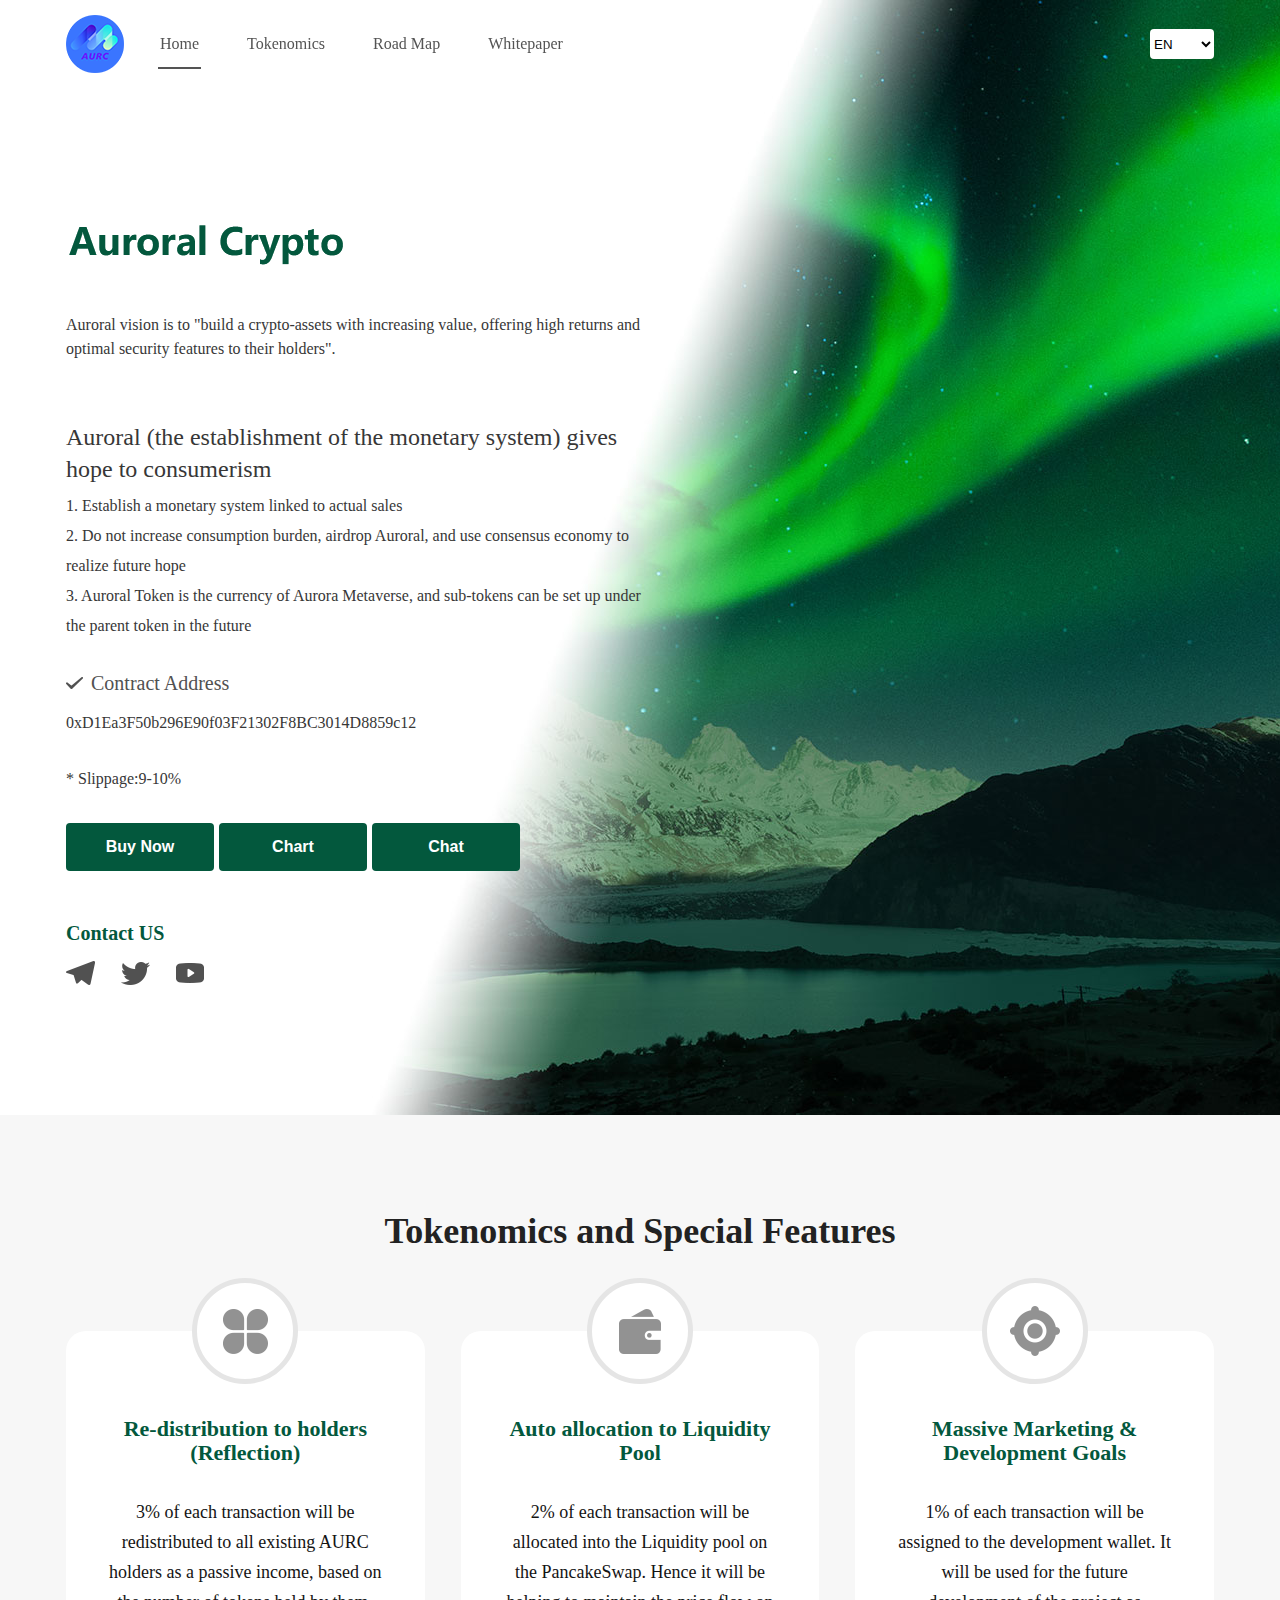
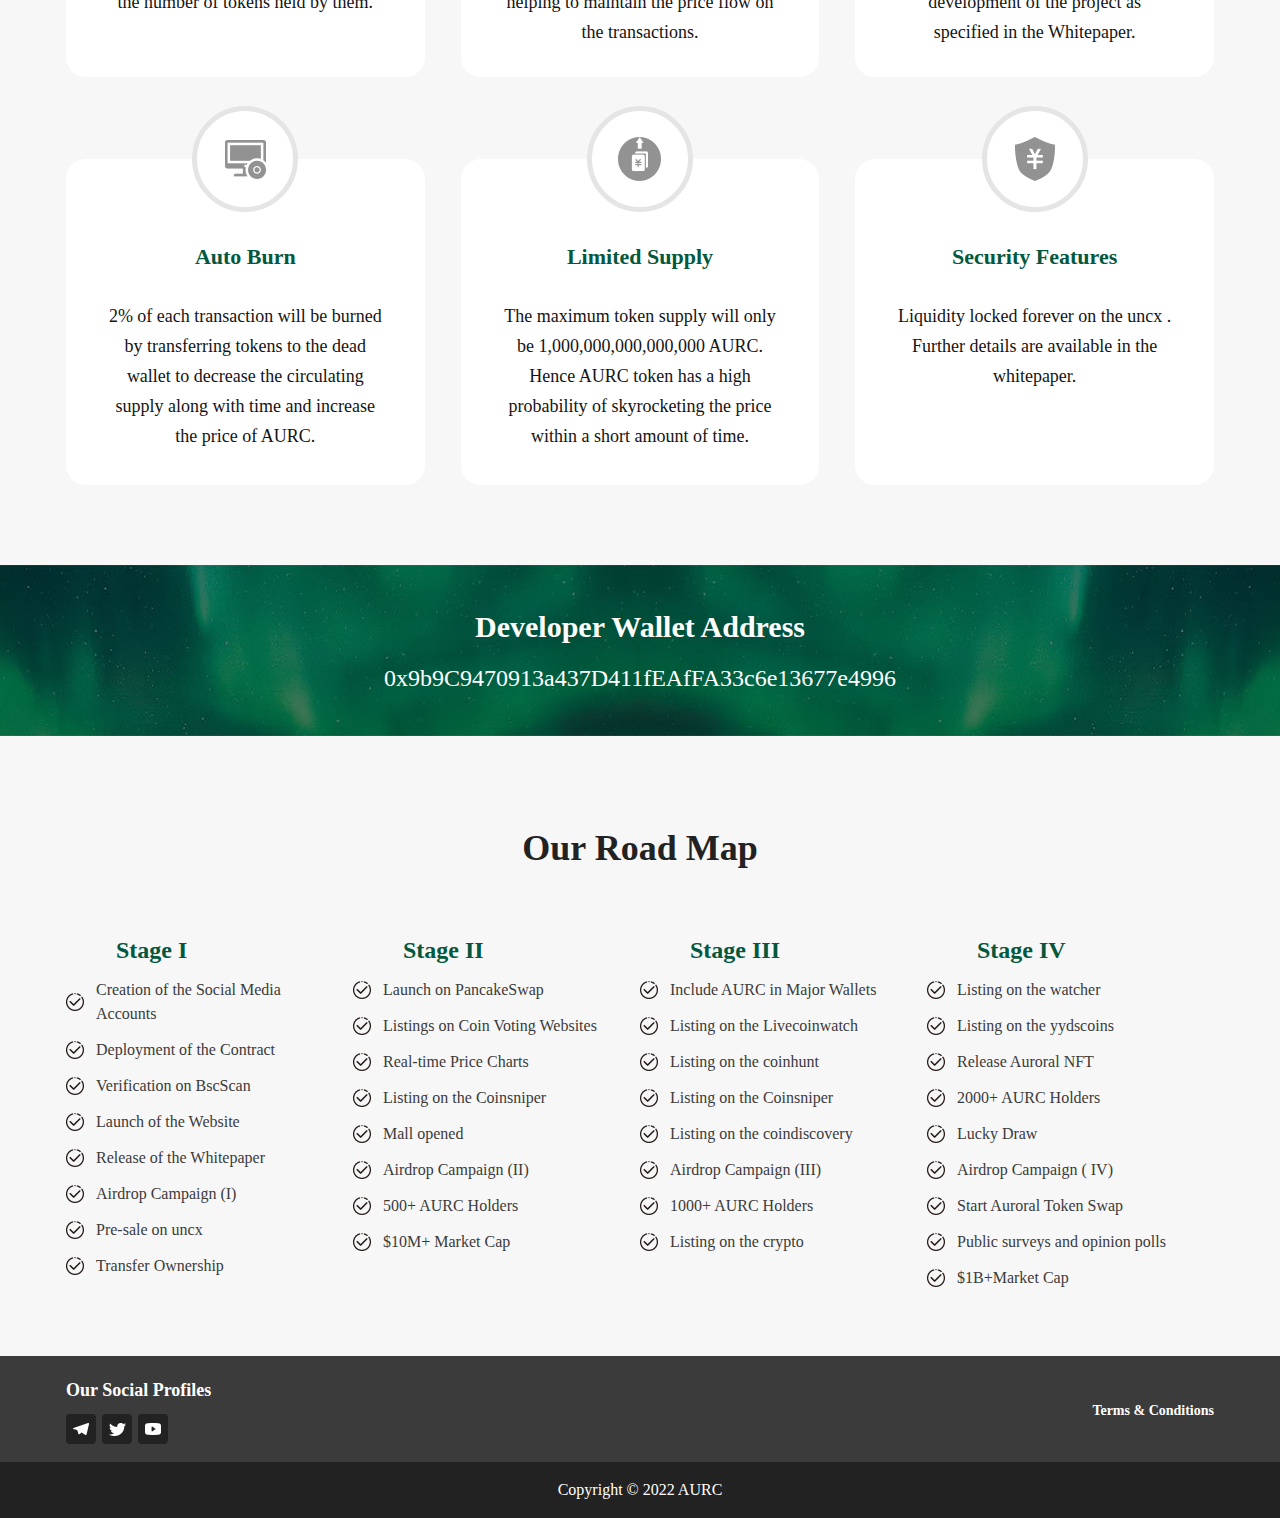
<file: index.html>
<!DOCTYPE html>
<html>
  <head>
    <meta charset="utf-8">
    <meta http-equiv="X-UA-Compatible" content="IE=edge,chrome=1">
    <meta name="viewport" content="width=device-width,initial-scale=1,minimum-scale=1,maximum-scale=1,user-scalable=no" />
    <link rel="shortcut icon" href="favicon.ico">
    <link rel="stylesheet" type="text/css" href="css/init.css"/>
    <link rel="stylesheet" type="text/css" href="css/style.css"/>
    <title>AURC</title>
  </head>
  <body>
    <div class="ws-top wrapper-inner">
      <div class="flex flex-jus flex-ver container">
        <a href="#" class="logo"><img src="images/logo.png" ></a>
        <div class="flex1 navs">
          <div class="nav-list">
            <div class="limit">
              <button class="close" onclick="closeMenu();">
                <span class="bar"></span>
                <span class="bar"></span>
              </button>
              <ul class="flex">
                <li class="on"><a href="index.html">Home</a></li>
                <li><a href="#Tokenomics">Tokenomics</a></li>
                <li><a href="#map">Road Map</a></li>
                <li><a href="AURC_Whitepaper.pdf" target="_blank">Whitepaper</a></li>
              </ul>
            </div>
          </div>
        </div>
        <a href="javascript: openMenu();" class="menu-bar">
          <svg aria-hidden="true" class="kadence-svg-icon kadence-menu-svg" fill="currentColor" version="1.1" xmlns="http://www.w3.org/2000/svg" width="24" height="24" viewBox="0 0 24 24">
            <title>Toggle Menu</title>
            <path d="M3 13h18c0.552 0 1-0.448 1-1s-0.448-1-1-1h-18c-0.552 0-1 0.448-1 1s0.448 1 1 1zM3 7h18c0.552 0 1-0.448 1-1s-0.448-1-1-1h-18c-0.552 0-1 0.448-1 1s0.448 1 1 1zM3 19h18c0.552 0 1-0.448 1-1s-0.448-1-1-1h-18c-0.552 0-1 0.448-1 1s0.448 1 1 1z"></path>
          </svg>
        </a>
        <div class="lan">
          <select name="language" id="language">
            <option value="ch">中文</option>
            <option value="en" selected="selected">EN</option>
          </select>
        </div>
      </div>
    </div>
    
    <div class="wrapper-inner">
      <div class="index-banner">
        <div class="bg" style="background: url(./images/bg-ws-top.jpg) top right no-repeat;"></div>
        <div class="container">
          <div class="words">
            <div class="w-header">
              <h1><img src="images/words-en.png" ></h1>
              <p>Auroral vision is to "build a crypto-assets with increasing value, offering high returns and optimal security features to their holders".</p>
            </div>
            <div class="w-body">
              <div class="list">
                <p class="tt">Auroral (the establishment of the monetary system) gives hope to consumerism</p>
                <p class="li">1. Establish a monetary system linked to actual sales</p>
                <p class="li">2. Do not increase consumption burden, airdrop Auroral, and use consensus economy to realize future hope</p>
                <p class="li">3. Auroral Token is the currency of Aurora Metaverse, and sub-tokens can be set up under the parent token in the future</p>
              </div>
              <div class="add">
                <p class="flex flex-ver tt"><img src="images/ic-is-right.png" class="is-right" ><span>Contract Address</span></p>
                <p class="li">0xD1Ea3F50b296E90f03F21302F8BC3014D8859c12</p>
              </div>
              <div class="hd">
                <p class="li">* Slippage:9-10%</p>
              </div>
              <div class="flex btns">
                <button onclick="window.location.href='https://pancakeswap.finance/swap/0xD1Ea3F50b296E90f03F21302F8BC3014D8859c12'">Buy Now</button>
                <button onclick="window.location.href='https://poocoin.app/tokens/0xD1Ea3F50b296E90f03F21302F8BC3014D8859c12'">Chart</button>
                <button onclick="window.location.href='https://t.me/AURC_Token'">Chat</button>
              </div>
            </div>
            <div class="w-footer">
              <p class="ft">Contact US</p>
              <ul class="flex flex-ver">
                <li><a href="https://t.me/AURC_Token" target="_blank"><img src="images/g-telegram.png" ></a></li>
                <li><a href="#"><img src="images/g-twitter.png" ></a></li>
                <li><a href="#"><img src="images/g-youtube.png" ></a></li>
              </ul>
            </div>
          </div>
        </div>
      </div>
        
      <div class="index-db" id="Tokenomics">
        <h2 class="id-tt">Tokenomics and Special Features</h2>
        <div class="flex container">
          <div class="flex box">
            <div class="item">
              <div class="flex flex-center icon"><img src="images/ic-db01.png" ></div>
              <div class="tt">Re-distribution to holders (Reflection)</div>
              <div class="cont">3% of each transaction will be redistributed to all existing AURC holders as a passive income, based on the number of tokens held by them.</div>
            </div>
            <div class="item">
              <div class="flex flex-center icon"><img src="images/ic-db02.png" ></div>
              <div class="tt">Auto allocation to Liquidity Pool</div>
              <div class="cont">2% of each transaction will be allocated into the Liquidity pool on the PancakeSwap. Hence it will be helping to maintain the price flow on the transactions.</div>
            </div>
            <div class="item">
              <div class="flex flex-center icon"><img src="images/ic-db03.png" ></div>
              <div class="tt">Massive Marketing & Development Goals</div>
              <div class="cont">1% of each transaction will be assigned to the development wallet. It will be used for the future development of the project as specified in the Whitepaper.</div>
            </div>
            <div class="item">
              <div class="flex flex-center icon"><img src="images/ic-db04.png" ></div>
              <div class="tt">Auto Burn</div>
              <div class="cont">2% of each transaction will be burned by transferring tokens to the dead wallet to decrease the circulating supply along with time and increase the price of AURC.</div>
            </div>
            <div class="item">
              <div class="flex flex-center icon"><img src="images/ic-db05.png" ></div>
              <div class="tt">Limited Supply</div>
              <div class="cont">The maximum token supply will only be 1,000,000,000,000,000 AURC. Hence AURC token has a high probability of skyrocketing the price within a short amount of time.</div>
            </div>
            <div class="item">
              <div class="flex flex-center icon"><img src="images/ic-db06.png" ></div>
              <div class="tt">Security Features</div>
              <div class="cont">Liquidity locked forever on the uncx . Further details are available in the whitepaper.</div>
            </div>
          </div>
        </div>
      </div>
        
      <div class="flex flex-center index-add">
        <div>
          <p class="t">Developer Wallet Address</p>
          <p class="c">0x9b9C9470913a437D411fEAfFA33c6e13677e4996</p>
        </div>
      </div>
      
      <div class="index-lines" id="map">
        <h2 class="h2">Our Road Map</h2>
        <div class="flex container">
          <div class="item">
            <p class="tt">Stage I</p>
            <ul>
              <li class="flex">
                <img src="images/ic-sub.png" class="sub" alt="">
                <p class="flex1">Creation of the Social Media Accounts</p>
              </li>
              <li class="flex">
                <img src="images/ic-sub.png" class="sub" alt="">
                <p class="flex1">Deployment of the Contract</p>
              </li>
              <li class="flex">
                <img src="images/ic-sub.png" class="sub" alt="">
                <p class="flex1">Verification on BscScan</p>
              </li>
              <li class="flex">
                <img src="images/ic-sub.png" class="sub" alt="">
                <p class="flex1">Launch of the Website</p>
              </li>
              <li class="flex">
                <img src="images/ic-sub.png" class="sub" alt="">
                <p class="flex1">Release of the Whitepaper</p>
              </li>
              <li class="flex">
                <img src="images/ic-sub.png" class="sub" alt="">
                <p class="flex1">Airdrop Campaign (I)</p>
              </li>
              <li class="flex">
                <img src="images/ic-sub.png" class="sub" alt="">
                <p class="flex1">Pre-sale on uncx</p>
              </li>
              <li class="flex">
                <img src="images/ic-sub.png" class="sub" alt="">
                <p class="flex1">Transfer Ownership</p>
              </li>
            </ul>
          </div>
          <div class="item">
            <p class="tt">Stage II</p>
            <ul>
              <li class="flex">
                <img src="images/ic-sub.png" class="sub" alt="">
                <p class="flex1">Launch on PancakeSwap</p>
              </li>
              <li class="flex">
                <img src="images/ic-sub.png" class="sub" alt="">
                <p class="flex1">Listings on Coin Voting Websites</p>
              </li>
              <li class="flex">
                <img src="images/ic-sub.png" class="sub" alt="">
                <p class="flex1">Real-time Price Charts</p>
              </li>
              <li class="flex">
                <img src="images/ic-sub.png" class="sub" alt="">
                <p class="flex1">Listing on the Coinsniper</p>
              </li>
              <li class="flex">
                <img src="images/ic-sub.png" class="sub" alt="">
                <p class="flex1">Mall opened</p>
              </li>
              <li class="flex">
                <img src="images/ic-sub.png" class="sub" alt="">
                <p class="flex1">Airdrop Campaign (II)</p>
              </li>
              <li class="flex">
                <img src="images/ic-sub.png" class="sub" alt="">
                <p class="flex1">500+ AURC Holders</p>
              </li>
              <li class="flex">
                <img src="images/ic-sub.png" class="sub" alt="">
                <p class="flex1">$10M+ Market Cap</p>
              </li>
            </ul>
          </div>
          <div class="item">
            <p class="tt">Stage III</p>
            <ul>
              <li class="flex">
                <img src="images/ic-sub.png" class="sub" alt="">
                <p class="flex1">Include AURC in Major Wallets</p>
              </li>
              <li class="flex">
                <img src="images/ic-sub.png" class="sub" alt="">
                <p class="flex1">Listing on the Livecoinwatch</p>
              </li>
              <li class="flex">
                <img src="images/ic-sub.png" class="sub" alt="">
                <p class="flex1">Listing on the coinhunt</p>
              </li>
              <li class="flex">
                <img src="images/ic-sub.png" class="sub" alt="">
                <p class="flex1">Listing on the Coinsniper</p>
              </li>
              <li class="flex">
                <img src="images/ic-sub.png" class="sub" alt="">
                <p class="flex1">Listing on the coindiscovery</p>
              </li>
              <li class="flex">
                <img src="images/ic-sub.png" class="sub" alt="">
                <p class="flex1">Airdrop Campaign (III)</p>
              </li>
              <li class="flex">
                <img src="images/ic-sub.png" class="sub" alt="">
                <p class="flex1">1000+ AURC Holders</p>
              </li>
              <li class="flex">
                <img src="images/ic-sub.png" class="sub" alt="">
                <p class="flex1">Listing on the crypto</p>
              </li>
            </ul>
          </div>
          <div class="item">
            <p class="tt">Stage IV</p>
            <ul>
              <li class="flex">
                <img src="images/ic-sub.png" class="sub" alt="">
                <p class="flex1">Listing on the watcher</p>
              </li>
              <li class="flex">
                <img src="images/ic-sub.png" class="sub" alt="">
                <p class="flex1">Listing on the yydscoins</p>
              </li>
              <li class="flex">
                <img src="images/ic-sub.png" class="sub" alt="">
                <p class="flex1">Release Auroral NFT</p>
              </li>
              <li class="flex">
                <img src="images/ic-sub.png" class="sub" alt="">
                <p class="flex1">2000+ AURC Holders</p>
              </li>
              <li class="flex">
                <img src="images/ic-sub.png" class="sub" alt="">
                <p class="flex1">Lucky Draw</p>
              </li>
              <li class="flex">
                <img src="images/ic-sub.png" class="sub" alt="">
                <p class="flex1">Airdrop Campaign ( IV)</p>
              </li>
              <li class="flex">
                <img src="images/ic-sub.png" class="sub" alt="">
                <p class="flex1">Start Auroral Token Swap</p>
              </li>
              <li class="flex">
                <img src="images/ic-sub.png" class="sub" alt="">
                <p class="flex1">Public surveys and opinion polls</p>
              </li>
              <li class="flex">
                <img src="images/ic-sub.png" class="sub" alt="">
                <p class="flex1">$1B+Market Cap</p>
              </li>
            </ul>
          </div>
        </div>
      </div>
      
      <div class="ws-footer">
        <div class="flex flex-ver flex-jus container">
          <div class="shares">
            <p>Our Social Profiles</p>
            <ul class="flex">
              <li><a class="flex-center" href="https://t.me/AURC_Token" target="_blank"><img src="images/w-telegram.png" ></a></li>
              <li><a class="flex-center" href="#"><img src="images/w-twitter.png" ></a></li>
              <li><a class="flex-center" href="#"><img src="images/w-youtube.png" ></a></li>
            </ul>
          </div>
          <a href="#" class="conds">Terms & Conditions</a>
        </div>
      </div>
      
      <div class="ws-copyright">
        <p>Copyright © 2022 AURC</p>
      </div>
    </div>
    
      
    <script type="text/javascript" src="js/jquery.min.js"></script>
    <script type="text/javascript" src="js/jarallax.js"></script>
    <script type="text/javascript">
      $(function() {
        var jarallax = new Jarallax();
        // jarallax.setDefault('.index-banner');
        jarallax.addAnimation('.index-banner .bg',[
          {progress: "0%", top:"0%"}, 
          {progress: "5%", top:"0%"}, 
          {progress: "50%", top: '50%'},
        ]);
        
        $('#language').change(function (e) {
          console.log($(this).val())
          var val = $(this).val()
          if ('ch' === val) {
            window.location.href = 'zh.html'
          } else {
            window.location.href = 'index.html'
          }
        })
        
      })
      
      $(window).scroll(function () {
        console.log($(this).scrollTop())
        var top = $(this).scrollTop();
        if (top > 200) {
          $('.ws-top').addClass('fixed')
        } else {
          $('.ws-top').removeClass('fixed')
        }
      }) 
      
      $(window).resize(function () {
        $('body').removeClass('ohide')
      })
      
      function openMenu () {
        $('body').addClass('ohide')
      }
      function closeMenu () {
        $('body').removeClass('ohide')
      }
      
      
    </script>
  </body>
</html>
</file>
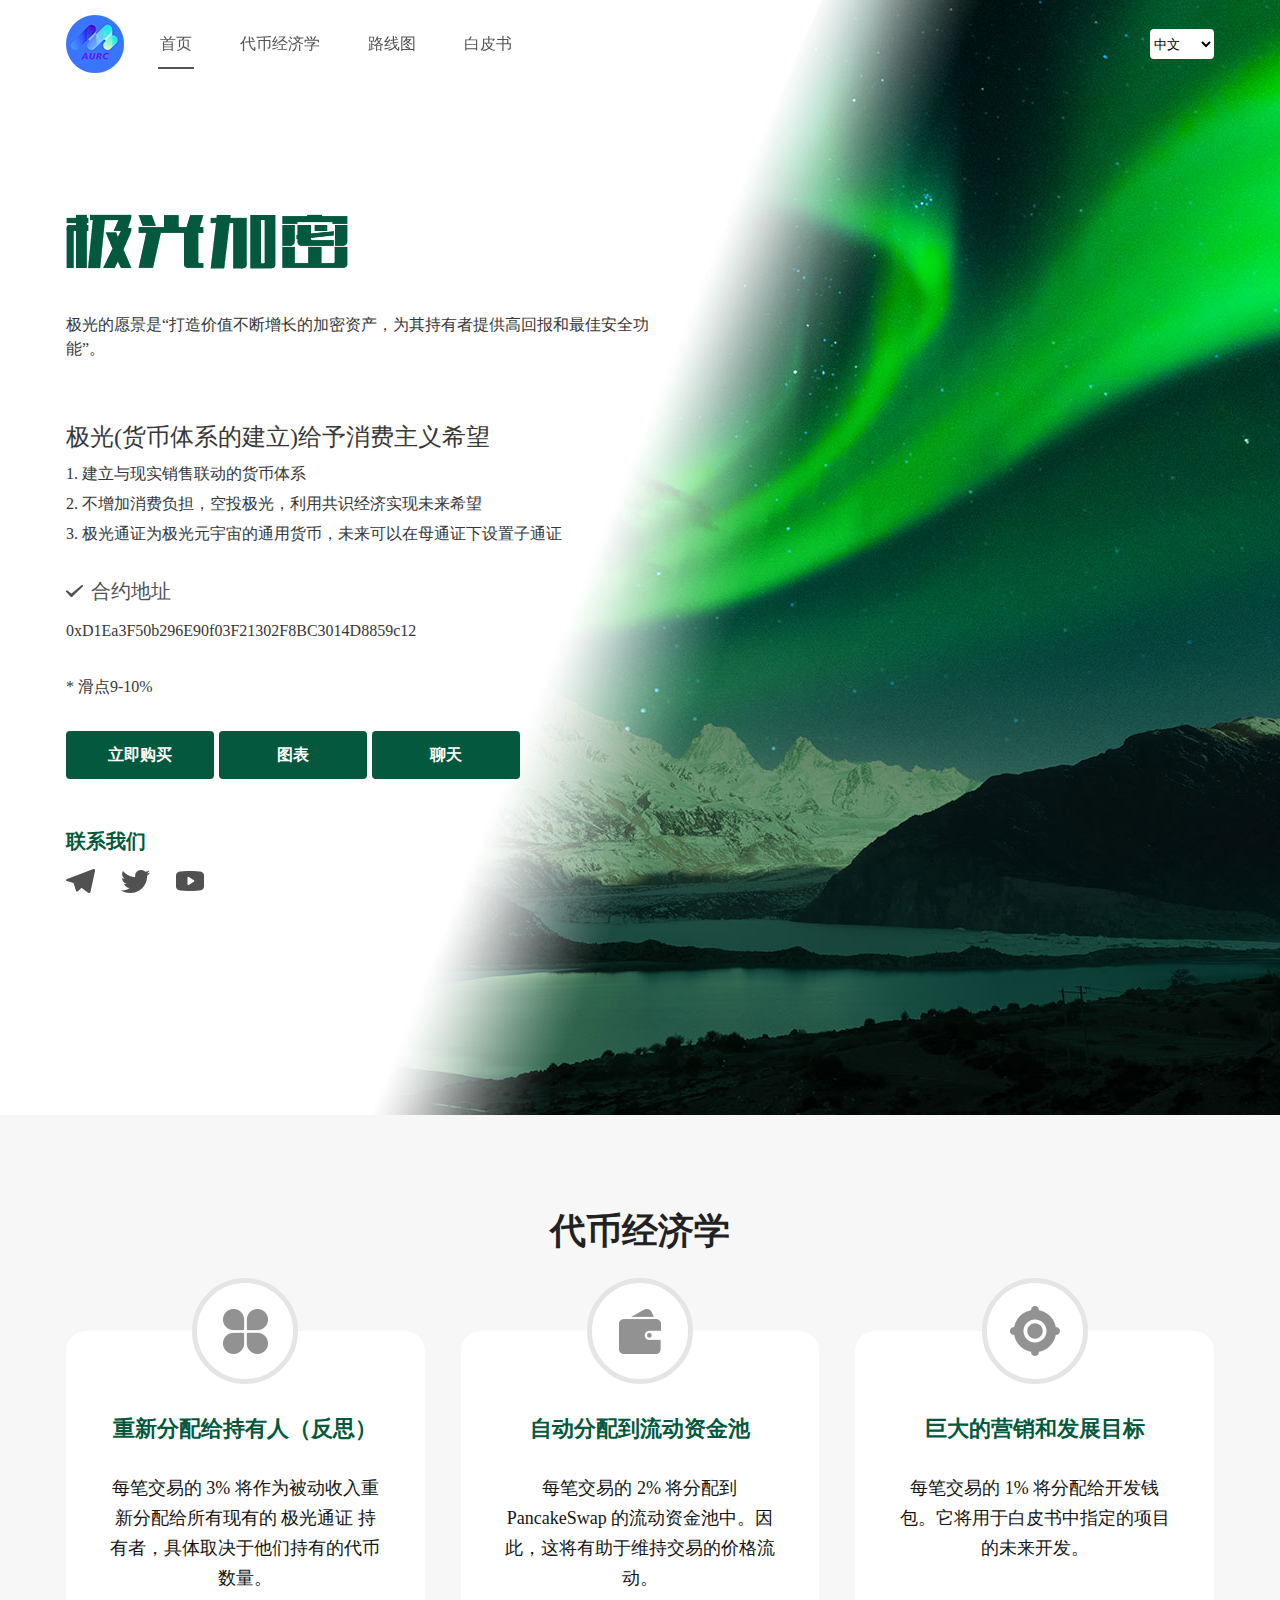
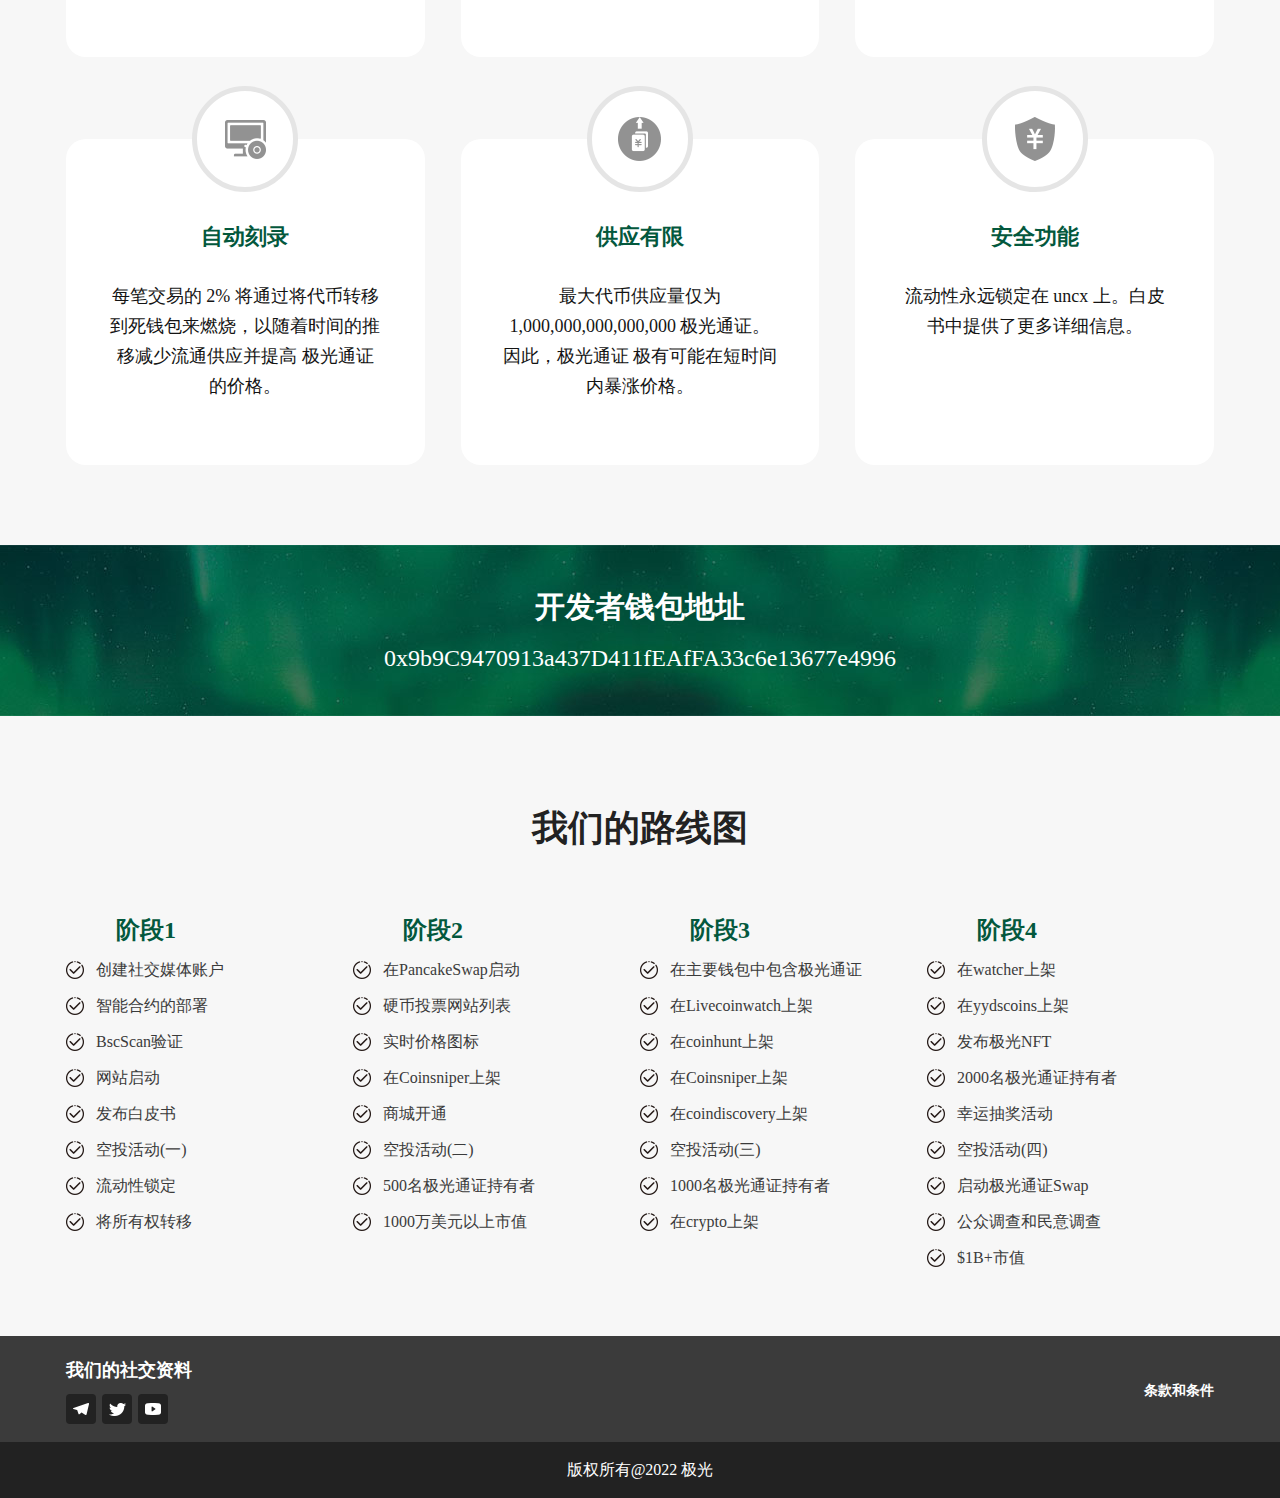
<file: zh.html>
<!DOCTYPE html>
<html>
  <head>
    <meta charset="utf-8">
    <meta http-equiv="X-UA-Compatible" content="IE=edge,chrome=1">
    <meta name="viewport" content="width=device-width,initial-scale=1,minimum-scale=1,maximum-scale=1,user-scalable=no" />
    <link rel="shortcut icon" href="favicon.ico">
    <link rel="stylesheet" type="text/css" href="css/init.css"/>
    <link rel="stylesheet" type="text/css" href="css/style.css"/>
    <title>极光</title>
  </head>
  <body>
    <div class="ws-top wrapper-inner">
      <div class="flex flex-jus flex-ver container">
        <a href="#" class="logo"><img src="images/logo.png" ></a>
        <div class="flex1 navs">
          <div class="nav-list">
            <div class="limit">
              <button class="close" onclick="closeMenu();">
                <span class="bar"></span>
                <span class="bar"></span>
              </button>
              <ul class="flex">
                <li class="on"><a href="#">首页</a></li>
                <li><a href="#Tokenomics">代币经济学</a></li>
                <li><a href="#map">路线图</a></li>
                <li><a href="极光加密_白皮书.pdf" target="_blank">白皮书</a></li>
              </ul>
            </div>
          </div>
        </div>
        <a href="javascript: openMenu();" class="menu-bar">
          <svg aria-hidden="true" class="kadence-svg-icon kadence-menu-svg" fill="currentColor" version="1.1" xmlns="http://www.w3.org/2000/svg" width="24" height="24" viewBox="0 0 24 24">
            <title>Toggle Menu</title>
            <path d="M3 13h18c0.552 0 1-0.448 1-1s-0.448-1-1-1h-18c-0.552 0-1 0.448-1 1s0.448 1 1 1zM3 7h18c0.552 0 1-0.448 1-1s-0.448-1-1-1h-18c-0.552 0-1 0.448-1 1s0.448 1 1 1zM3 19h18c0.552 0 1-0.448 1-1s-0.448-1-1-1h-18c-0.552 0-1 0.448-1 1s0.448 1 1 1z"></path>
          </svg>
        </a>
        <div class="lan">
          <select name="language" id="language">
            <option value="ch" selected="selected">中文</option>
            <option value="en">英文</option>
          </select>
        </div>
      </div>
    </div>
    
    <div class="wrapper-inner">
      <div class="index-banner">
        <div class="bg" style="background: url(./images/bg-ws-top.jpg) top right no-repeat;"></div>
        <div class="container">
          <div class="words">
            <div class="w-header">
              <h1><img src="images/words.png" ></h1>
              <p>极光的愿景是“打造价值不断增长的加密资产，为其持有者提供高回报和最佳安全功能”。</p>
            </div>
            <div class="w-body">
              <div class="list">
                <p class="tt">极光(货币体系的建立)给予消费主义希望</p>
                <p class="li">1. 建立与现实销售联动的货币体系</p>
                <p class="li">2. 不增加消费负担，空投极光，利用共识经济实现未来希望</p>
                <p class="li">3. 极光通证为极光元宇宙的通用货币，未来可以在母通证下设置子通证</p>
              </div>
              <div class="add">
                <p class="flex flex-ver tt"><img src="images/ic-is-right.png" class="is-right" ><span>合约地址</span></p>
                <p class="li">0xD1Ea3F50b296E90f03F21302F8BC3014D8859c12</p>
              </div>
              <div class="hd">
                <p class="li">* 滑点9-10%</p>
              </div>
              <div class="flex btns">
                <button onclick="window.location.href='https://pancakeswap.finance/swap/0xD1Ea3F50b296E90f03F21302F8BC3014D8859c12'">立即购买</button>
                <button onclick="window.location.href='https://poocoin.app/tokens/0xD1Ea3F50b296E90f03F21302F8BC3014D8859c12'">图表</button>
                <button onclick="window.location.href='https://t.me/AURC_Token'">聊天</button>
              </div>
            </div>
            <div class="w-footer">
              <p class="ft">联系我们</p>
              <ul class="flex flex-ver">
                <li><a href="https://t.me/AURC_Token" target="_blank"><img src="images/g-telegram.png" ></a></li>
                <li><a href="#"><img src="images/g-twitter.png" ></a></li>
                <li><a href="#"><img src="images/g-youtube.png" ></a></li>
              </ul>
            </div>
          </div>
        </div>
      </div>
        
      <div class="index-db" id="Tokenomics">
        <h2 class="id-tt">代币经济学</h2>
        <div class="flex container">
          <div class="flex box">
            <div class="item">
              <div class="flex flex-center icon"><img src="images/ic-db01.png" ></div>
              <div class="tt">重新分配给持有人（反思）</div>
              <div class="cont">每笔交易的 3% 将作为被动收入重新分配给所有现有的 极光通证 持有者，具体取决于他们持有的代币数量。</div>
            </div>
            <div class="item">
              <div class="flex flex-center icon"><img src="images/ic-db02.png" ></div>
              <div class="tt">自动分配到流动资金池</div>
              <div class="cont">每笔交易的 2% 将分配到 PancakeSwap 的流动资金池中。因此，这将有助于维持交易的价格流动。</div>
            </div>
            <div class="item">
              <div class="flex flex-center icon"><img src="images/ic-db03.png" ></div>
              <div class="tt">巨大的营销和发展目标</div>
              <div class="cont">每笔交易的 1% 将分配给开发钱包。它将用于白皮书中指定的项目的未来开发。</div>
            </div>
            <div class="item">
              <div class="flex flex-center icon"><img src="images/ic-db04.png" ></div>
              <div class="tt">自动刻录</div>
              <div class="cont">每笔交易的 2% 将通过将代币转移到死钱包来燃烧，以随着时间的推移减少流通供应并提高 极光通证 的价格。</div>
            </div>
            <div class="item">
              <div class="flex flex-center icon"><img src="images/ic-db05.png" ></div>
              <div class="tt">供应有限</div>
              <div class="cont">最大代币供应量仅为 1,000,000,000,000,000 极光通证。因此，极光通证 极有可能在短时间内暴涨价格。</div>
            </div>
            <div class="item">
              <div class="flex flex-center icon"><img src="images/ic-db06.png" ></div>
              <div class="tt">安全功能</div>
              <div class="cont">流动性永远锁定在 uncx 上。白皮书中提供了更多详细信息。</div>
            </div>
          </div>
        </div>
      </div>
        
      <div class="flex flex-center index-add">
        <div>
          <p class="t">开发者钱包地址</p>
          <p class="c">0x9b9C9470913a437D411fEAfFA33c6e13677e4996</p>
        </div>
      </div>
      
      <div class="index-lines" id="map">
        <h2 class="h2">我们的路线图</h2>
        <div class="flex container">
          <div class="item">
            <p class="tt">阶段1</p>
            <ul>
              <li class="flex">
                <img src="images/ic-sub.png" class="sub" alt="">
                <p class="flex1">创建社交媒体账户</p>
              </li>
              <li class="flex">
                <img src="images/ic-sub.png" class="sub" alt="">
                <p class="flex1">智能合约的部署</p>
              </li>
              <li class="flex">
                <img src="images/ic-sub.png" class="sub" alt="">
                <p class="flex1">BscScan验证</p>
              </li>
              <li class="flex">
                <img src="images/ic-sub.png" class="sub" alt="">
                <p class="flex1">网站启动</p>
              </li>
              <li class="flex">
                <img src="images/ic-sub.png" class="sub" alt="">
                <p class="flex1">发布白皮书</p>
              </li>
              <li class="flex">
                <img src="images/ic-sub.png" class="sub" alt="">
                <p class="flex1">空投活动(一)</p>
              </li>
              <li class="flex">
                <img src="images/ic-sub.png" class="sub" alt="">
                <p class="flex1">流动性锁定</p>
              </li>
              <li class="flex">
                <img src="images/ic-sub.png" class="sub" alt="">
                <p class="flex1">将所有权转移</p>
              </li>
            </ul>
          </div>
          <div class="item">
            <p class="tt">阶段2</p>
            <ul>
              <li class="flex">
                <img src="images/ic-sub.png" class="sub" alt="">
                <p class="flex1">在PancakeSwap启动</p>
              </li>
              <li class="flex">
                <img src="images/ic-sub.png" class="sub" alt="">
                <p class="flex1">硬币投票网站列表</p>
              </li>
              <li class="flex">
                <img src="images/ic-sub.png" class="sub" alt="">
                <p class="flex1">实时价格图标</p>
              </li>
              <li class="flex">
                <img src="images/ic-sub.png" class="sub" alt="">
                <p class="flex1">在Coinsniper上架</p>
              </li>
              <li class="flex">
                <img src="images/ic-sub.png" class="sub" alt="">
                <p class="flex1">商城开通</p>
              </li>
              <li class="flex">
                <img src="images/ic-sub.png" class="sub" alt="">
                <p class="flex1">空投活动(二)</p>
              </li>
              <li class="flex">
                <img src="images/ic-sub.png" class="sub" alt="">
                <p class="flex1">500名极光通证持有者</p>
              </li>
              <li class="flex">
                <img src="images/ic-sub.png" class="sub" alt="">
                <p class="flex1">1000万美元以上市值</p>
              </li>
            </ul>
          </div>
          <div class="item">
            <p class="tt">阶段3</p>
            <ul>
              <li class="flex">
                <img src="images/ic-sub.png" class="sub" alt="">
                <p class="flex1">在主要钱包中包含极光通证</p>
              </li>
              <li class="flex">
                <img src="images/ic-sub.png" class="sub" alt="">
                <p class="flex1">在Livecoinwatch上架</p>
              </li>
              <li class="flex">
                <img src="images/ic-sub.png" class="sub" alt="">
                <p class="flex1">在coinhunt上架</p>
              </li>
              <li class="flex">
                <img src="images/ic-sub.png" class="sub" alt="">
                <p class="flex1">在Coinsniper上架</p>
              </li>
              <li class="flex">
                <img src="images/ic-sub.png" class="sub" alt="">
                <p class="flex1">在coindiscovery上架</p>
              </li>
              <li class="flex">
                <img src="images/ic-sub.png" class="sub" alt="">
                <p class="flex1">空投活动(三)</p>
              </li>
              <li class="flex">
                <img src="images/ic-sub.png" class="sub" alt="">
                <p class="flex1">1000名极光通证持有者</p>
              </li>
              <li class="flex">
                <img src="images/ic-sub.png" class="sub" alt="">
                <p class="flex1">在crypto上架</p>
              </li>
            </ul>
          </div>
          <div class="item">
            <p class="tt">阶段4</p>
            <ul>
              <li class="flex">
                <img src="images/ic-sub.png" class="sub" alt="">
                <p class="flex1">在watcher上架</p>
              </li>
              <li class="flex">
                <img src="images/ic-sub.png" class="sub" alt="">
                <p class="flex1">在yydscoins上架</p>
              </li>
              <li class="flex">
                <img src="images/ic-sub.png" class="sub" alt="">
                <p class="flex1">发布极光NFT</p>
              </li>
              <li class="flex">
                <img src="images/ic-sub.png" class="sub" alt="">
                <p class="flex1">2000名极光通证持有者</p>
              </li>
              <li class="flex">
                <img src="images/ic-sub.png" class="sub" alt="">
                <p class="flex1">幸运抽奖活动</p>
              </li>
              <li class="flex">
                <img src="images/ic-sub.png" class="sub" alt="">
                <p class="flex1">空投活动(四)</p>
              </li>
              <li class="flex">
                <img src="images/ic-sub.png" class="sub" alt="">
                <p class="flex1">启动极光通证Swap</p>
              </li>
              <li class="flex">
                <img src="images/ic-sub.png" class="sub" alt="">
                <p class="flex1">公众调查和民意调查</p>
              </li>
              <li class="flex">
                <img src="images/ic-sub.png" class="sub" alt="">
                <p class="flex1">$1B+市值</p>
              </li>
            </ul>
          </div>
        </div>
      </div>
      
      <div class="ws-footer">
        <div class="flex flex-ver flex-jus container">
          <div class="shares">
            <p>我们的社交资料</p>
            <ul class="flex">
              <li><a class="flex-center" href="https://t.me/AURC_Token" target="_blank"><img src="images/w-telegram.png" ></a></li>
              <li><a class="flex-center" href="#"><img src="images/w-twitter.png" ></a></li>
              <li><a class="flex-center" href="#"><img src="images/w-youtube.png" ></a></li>
            </ul>
          </div>
          <a href="#" class="conds">条款和条件</a>
        </div>
      </div>
      
      <div class="ws-copyright">
        <p>版权所有@2022 极光</p>
      </div>
    </div>
    
      
    <script type="text/javascript" src="js/jquery.min.js"></script>
    <script type="text/javascript" src="js/jarallax.js"></script>
    <script type="text/javascript">
      $(function() {
        var jarallax = new Jarallax();
        // jarallax.setDefault('.index-banner');
        jarallax.addAnimation('.index-banner .bg',[
          {progress: "0%", top:"0%"}, 
          {progress: "5%", top:"0%"}, 
          {progress: "50%", top: '50%'},
        ]);
        
        $('#language').change(function (e) {
          console.log($(this).val())
          var val = $(this).val()
          if ('zh' === val) window.location.href = 'zh.html'
          else window.location.href = 'index.html'
        })
      })
      
      $(window).scroll(function () {
        console.log($(this).scrollTop())
        var top = $(this).scrollTop();
        if (top > 200) {
          $('.ws-top').addClass('fixed')
        } else {
          $('.ws-top').removeClass('fixed')
        }
      }) 
      
      $(window).resize(function () {
        $('body').removeClass('ohide')
      })
      
      function openMenu () {
        $('body').addClass('ohide')
      }
      function closeMenu () {
        $('body').removeClass('ohide')
      }
      
      
    </script>
  </body>
</html>
</file>
<file: css/init.css>
html, body, div, span, applet, object, iframe,
h1, h2, h3, h4, h5, h6, p, blockquote, pre,
a, abbr, acronym, address, big, cite, code,
del, dfn, em, img, ins, kbd, q, s, samp,
small, strike, strong, sub, sup, tt, var,
b, u, i, center,
dl, dt, dd, ol, ul, li,
fieldset, form, label, legend,/* Ann */
article, aside, canvas, details, embed, 
figure, figcaption, footer, header, hgroup, 
menu, nav, output, ruby, section, summary,
time, mark, audio, video {
  margin: 0; padding: 0; border: 0;
}
*{
  box-sizing: border-box;
}
/* HTML5 display-role reset for older browsers */
article, aside, details, figcaption, figure, 
footer, header, hgroup, menu, nav, section {
  display: block;
}
input, select, button{
  margin: 0;
  padding: 0;
  box-sizing: border-box;
}
body {
  line-height: 1; width:100%; height:100%;
}
ol, ul {
  list-style: none;
}
blockquote, q {
  quotes: none;
}
blockquote:before, blockquote:after,
q:before, q:after {
  content: ''; content: none;
}
table {
  border-collapse: collapse; border-spacing: 0;
}
a{text-decoration:none;}
a, img {outline: 0 !important;}

.clearfix:after {content:"."; display:block; height:0; clear:both; visibility:hidden;}
.clearfix {*+height:1%; }

.attachment{background-position: center 0; background-repeat: no-repeat; background-size: cover; -webkit-background-size: cover; -o-background-size: cover; zoom: 1;}

.ib{display: inline-block; *display: inline; *zoom: 1;}

.pr{position: relative;}
.pa{position: absolute;}
.pf{position: fixed;}

.fl{float: left;}
.fr{float: right;}

.table{display: table;}
.table-cell{display: table-cell; vertical-align: middle;}

.block{display: block; max-width: 100%;}
.inline-block{display: inline-block;}


.justify{text-align: justify;}
.justify_fix, .justify-fix{display:inline-block; width:100%; height:0; overflow:hidden;}

.ellipsis{overflow: hidden; text-overflow:ellipsis; white-space: nowrap;}
.row-ellipsis{
  display: -webkit-box !important;    
  -webkit-box-orient: vertical;    
  -webkit-line-clamp: 3;    
  overflow: hidden;
}

.pc-hor{
  position: absolute;
  left: 50%;
  transform: translateX(-50%);
}
.pc-ver{
  position: absolute;
  top: 50%;
  transform: translateY(-50%);
}
.pc-center{
  position: absolute;
  left: 50%;
  top: 50%;
  transform: translate(-50%, -50%);
}
.flex{ display: flex; }
.flex1{ flex: 1; }
.flex-center{
  display: flex;
  justify-content: space-around;
  align-items: center;
}
.flex-hor{
  display: flex;
  justify-content: space-around;
}
.flex-ver{
  display: flex;
  align-items: center;
}
.flex-jus{ display: flex; justify-content: space-between; }


body{
  font-family: "microsoft yahei";
  font-size: 12px;
  line-height: 24px;
}
</file>
<file: css/style.css>
body{ min-width: 310px; background-color: #f7f7f7; }
.container{ max-width: 1148px; margin: 0 auto; }
.ohide{ overflow: hidden; }


.ws-top{
  position: fixed;
  top: 0;
  left: 0;
  right: 0;
  z-index: 4;
}
.ws-top.fixed{
  background: linear-gradient(135deg, #fff 0%, #fff 52%,rgba(0,0,0,0) 100%);
}
.ws-top{
  padding: 15px 0;
}
.ws-top a.logo{
  height: 58px;
}
.ws-top a.logo img{
  height: 58px;
}
.ws-top .navs{
  padding-left: 12px;
}
.ws-top .navs ul li{
  position: relative;
  padding: 0 2px;
  margin: 0 22px;
}
.ws-top .navs ul li:after{
  position: absolute;
  bottom: -12px;
  right: 0;
  left: 0;
  content: "";
  height: 2px;
  -webkit-transform: scale(0, 0) translate(-100%, 0);
  transform: scale(0, 0) translate(-100%, 0);
  transition: color .0s ease-in-out, -webkit-transform .2s ease-in-out;
  transition: transform .2s ease-in-out, color .0s ease-in-out;
  transition: transform .2s ease-in-out, color .0s ease-in-out, -webkit-transform .2s ease-in-out;
  background-color: #545454;
}
.ws-top .navs ul li.on:after{
  -webkit-transform: scale(1, 1) translate(0%, 0);
  transform: scale(1, 1) translate(0, 0);
}
.ws-top .navs ul li:hover:after{
  -webkit-transform: scale(1, 1) translate(0, 0);
  transform: scale(1, 1) translate(0, 0);
}
.ws-top .navs ul li a{
  font-size: 16px;
  color: #545454;
}
.ws-top .lan select{
  min-width: 64px;
  height: 30px;
  border-radius: 4px;
  border: none;
  background-color: #fff;
}

.index-banner{
  position: relative;
  height: 1115px;
  /* background: url(../images/bg-ws-top.jpg) top right no-repeat; */
  background-attachment: fixed;
  background-color: #fff;
  overflow: hidden;
}
.index-banner .bg{
  position: absolute;
  top: 0;
  left: 50%;
  width: 1920px;
  height: 100%;
  transform: translateX(-50%);
  z-index: 0;
  /* transition: top .1s; */
}
.index-banner .container{
  position: relative;
  z-index: 1;
}
.index-banner .words{
  width: 51%;
  padding: 214px 0 0;
}
.index-banner .words .w-header p{
  margin-top: 40px;
  font-size: 16px;
  color: #373737;
}
.index-banner .w-body{
  margin-top: 60px;
}
.index-banner .w-body .list .tt{
  margin-bottom: 6px;
  font-size: 24px;
  color: #373737;
  line-height: 32px;
}
.index-banner .w-body .list .li{
  font-size: 16px;
  color: #373737;
  line-height: 30px;
}
.index-banner .w-body .add{
  margin-top: 30px;
}
.index-banner .w-body .add .tt{
  margin-bottom: 16px;
  font-size: 20px;
  color: #515151;
}
.index-banner .w-body .add .tt .is-right{
  margin-right: 8px;
}
.index-banner .w-body .add .li{
  font-size: 16px;
  color: #373737;
}
.index-banner .w-body .hd{
  margin-top: 32px;
  font-size: 16px;
  color: #373737;
}
.index-banner .w-body .btns{
  margin-top: 32px;
}
.index-banner .w-body .btns button{
  margin-right: 5px;
  border-radius: 4px;
  border: none;
  width: 148px;
  height: 48px;
  font-size: 16px;
  color: #fff;
  font-weight: 600;
  background-color: #03583D;
}
.index-banner .w-footer{
  margin-top: 50px;
}
.index-banner .w-footer .ft{
  font-size: 20px;
  color: #03583D;
  font-weight: 600;
}
.index-banner .w-footer ul{
  margin-top: 16px;
}
.index-banner .w-footer ul li{
  margin-right: 26px;
}

.index-db{
  padding: 98px 0 80px;
}
.index-db .id-tt{
  font-size: 36px;
  color: #222;
  text-align: center;
  line-height: 36px;
}
.index-db .box{
  margin: 0 -18px;
  flex-wrap: wrap;
}
.index-db .item{
  position: relative;
  margin: 82px 18px 0;
  padding: 86px 42px 30px;
  min-height: 326px;
  width: calc(calc(100% - 108px)/3);
  border-radius: 20px;
  background-color: #fff;
  transition: box-shadow 0.15s linear;
}
.index-db .item:hover{
  box-shadow: 0px 0px 35px 0px rgba(11, 11, 11, 0.18);
}
.index-db .item .icon{
  box-sizing: border-box;
  position: absolute;
  left: 50%;
  top: 0;
  transform: translate(-50%, -50%);
  width: 106px;
  height: 106px;
  border-radius: 200px;
  border: 5px solid #E5E5E5;
  background-color: #fff;
  overflow: hidden;
}
.index-db .item:hover .icon{
  border-width: 0;
}
.index-db .item .icon:before,
.index-db .item .icon:after{
  content: '';
  position: absolute;
  border: 0 solid transparent;
  box-sizing: border-box;
  width: 0;
  height: 0;
  top: 0;
  left: 0;
  border-radius: 200px;
}
.index-db .item .icon:before{
  border-width: 5px;
}
.index-db .item .icon:after{
  -webkit-transform: rotate(-90deg);
  transform: rotate(-90deg);
}
.index-db .item:hover .icon:before,
.index-db .item.hover .icon:before{
  width: 100%;
  height: 100%;
  border-color: #03583D;
  transition: border-top-color 0.15s linear, border-right-color 0.15s linear 0.1s, border-bottom-color 0.15s linear 0.2s;
}
.index-db .item:hover .icon:after,
.index-db .item.hover .icon:after{
  border-color: #03583D;
  border-width: 5px;
  width: 100%;
  height: 100%;
  -webkit-transform: rotate(180deg);
  transform: rotate(180deg);
  transition: border-bottom-width 0s linear 0.35s, -webkit-transform 0.4s linear 0s;
  transition: transform 0.4s linear 0s, border-bottom-width 0s linear 0.35s;
  transition: transform 0.4s linear 0s, border-bottom-width 0s linear 0.35s, -webkit-transform 0.4s linear 0s;
}
.index-db .item .icon img{
  position: relative;
  z-index: 3;
}
.index-db .item:hover .icon{
  /* border-top: #03583D; */
}
.index-db .item .tt{
  font-size: 22px;
  font-weight: 600;
  color: #03583D;
  text-align: center;
}
.index-db .item .cont{
  margin-top: 32px;
  font-size: 18px;
  color: #141414;
  line-height: 30px;
  text-align: center;
}


.index-add{
  height: 171px;
  text-align: center;
  color: #fff;
  background: url(../images/bg-index-add.jpg) center center no-repeat;
}
.index-add .t{
  font-size: 30px;
  font-weight: 600;
  line-height: 30px;
}
.index-add .c{
  margin-top: 24px;
  font-size: 24px;
}


.index-lines{
  padding: 94px 0 60px;
}
.index-lines .h2{
  margin-bottom: 72px;
  font-size: 36px;
  line-height: 36px;
  color: #222;
  font-weight: 600;
  text-align: center;
}
.index-lines .item{
  width: 25%;
  padding-right: 30px;
}
.index-lines .item .tt{
  padding-left: 50px;
  margin-bottom: 10px;
  font-size: 24px;
  color: #03583D;
  font-weight: 600;
}
.index-lines .item li{
  padding: 6px 0;
  align-items: center;
}
.index-lines .item .sub{
  margin-right: 12px;
  width: 18px;
  height: 18px;
  flex-shrink: 1;
}
.index-lines .item p{
  font-size: 16px;
  color: #3B3B3B;
}
.index-lines .item p a{
  color: #3B3B3B;
}


.ws-footer{
  padding: 22px 0 18px;
  background-color: #3b3b3b;
}
.ws-footer .shares p{
  margin-bottom: 12px;
  font-size: 18px;
  color: #fff;
  font-weight: 600;
}
.ws-footer .shares ul li{
  margin-right: 6px;
}
.ws-footer .shares ul li a{
  width: 30px;
  height: 30px;
  border-radius: 4px;
  background-color: #222;
}
.ws-footer a.conds{
  font-size: 14px;
  color: #fff;
  font-weight: 600;
}
.ws-footer a.conds:hover{
  text-decoration: underline;
}

.ws-copyright{
  padding: 16px 0;
  background-color: #222;
}
.ws-copyright p{
  font-size: 16px;
  text-align: center;
  color: #fff;
}
.ws-copyright p a{
  color: #fff;
}
.ws-copyright p a:hover{
  text-decoration: underline;
}


@media screen and (max-width: 1148px) {
  .container{
    padding-left: 20px;
    padding-right: 20px;
  }
}
.ws-top a.menu-bar{
  display: none;
}
.ws-top button.close{
  display: none;
}

@media screen and (max-width: 768px) {
  .index-banner:after{
    position: absolute;
    content: "";
    left: 0;
    top: 0;
    width: 100%;
    height: 100%;
    opacity: 0.75;
    background-image: linear-gradient(180deg, #fff 80%, #d4c187 100%);
  }
  .index-banner .bg{
  }
  .index-banner .words{
    padding-top: 120px;
    width: 100%;
  }
  .index-db .item{
    width: 100%;
  }
  .index-lines .container{
    flex-wrap: wrap;
  }
  .index-lines .item{
    width: 100%;
    margin-bottom: 40px;
  }
  .index-lines .item .tt{
    padding-left: 0;
    text-align: center;
  }
  .index-add .t{
    font-size: 24px;
  }
  .index-add .c{
    margin-top: 16px;
    font-size: 12px;
  }
  .ws-top{
    padding: 10px 0;
  }
  .index-banner .w-body .add .li{
    word-break: break-all;
  }
  .ws-top .nav-list{
    display: none;
  }
  .ws-top .container{
    align-items: center;
  }
  .ws-top a.menu-bar{
    margin-right: 12px;
    color: #373737;
    display: inline-block;
    height: 24px;
  }
  
  .ws-top .nav-list{
    /* display: block; */
    position: fixed;
    top: 0;
    left: 0;
    width: 100%;
    height: 100vh;
    background-color: rgba(0, 0, 0, 0.4);
    z-index: 10;
    display: flex;
    opacity: 0;
    justify-content: flex-end;
    left: 0;
    z-index: -1;
    /* visibility: hidden; */
    transition: opacity 0.25s ease-out;
  }
  .ws-top .nav-list .limit{
    width: 90%;
    padding-top: 10px;
    padding-right: 20px;
    height: 100%;
    background-color: #000;
    display: flex;
    flex-direction: column;
    align-items: flex-end;
    transform: translateX(100%);
    transition: opacity 0.4s cubic-bezier(0.77, 0.2, 0.05, 1),-webkit-transform 0.3s cubic-bezier(0.77, 0.2, 0.05, 1);
    transition: transform 0.3s cubic-bezier(0.77, 0.2, 0.05, 1),opacity 0.4s cubic-bezier(0.77, 0.2, 0.05, 1);
    transition: transform 0.3s cubic-bezier(0.77, 0.2, 0.05, 1),opacity 0.4s cubic-bezier(0.77, 0.2, 0.05, 1),-webkit-transform 0.3s cubic-bezier(0.77, 0.2, 0.05, 1);
  }
  .ws-top button.close{
    display: inline-block;
  }
  .ws-top .nav-list ul{
    display: block;
    width: 100%;
  }
  .ws-top .nav-list ul li{
    padding: 16px 0;
  }
  .ws-top .navs ul li.on:after,
  .ws-top .navs ul li:hover:after{
    display: none;
  }
  .ws-top .navs ul li.on:after{
    display: none;
  }
  .ws-top .nav-list ul li a{
    font-size: 16px;
    color: #fff;
  }
  .ws-top .navs ul li.on a{
    color: #515151;
  }
  .ohide .wrapper-inner{
    -webkit-transform: translateX(-200px);
    transform: translateX(-200px);
  }
  .ohide .ws-top .nav-list{
    opacity: 1;
    z-index: 10;
  }
  .ohide .ws-top .nav-list .limit{
    transform: translateX(200px);
  }
  .index-banner .bg{
    width: 100%;
  }
}
button.close{
  position: relative;
  width: 1em;
  height: 1em;
  padding: 0.6em 0.15em 0.6em 0.15em;
  font-size: 24px;
  background-color: #000;
  border: none;
}
button.close .bar{
  width: 0.75em;
  height: 0.08em;
  background: #fff;
  -webkit-transform-origin: center center;
  transform-origin: center center;
  position: absolute;
  margin-top: -0.04em;
  opacity: 1;
  border-radius: 0.08em;
  left: 50%;
  margin-left: -0.375em;
  top: 50%;
  -webkit-transform: rotate(45deg) translateX(-50%);
  transform: rotate(45deg) translateX(-50%);
  transition: opacity 0.3s cubic-bezier(0.77, 0.2, 0.05, 1),-webkit-transform 0.3s cubic-bezier(0.77, 0.2, 0.05, 1);
  transition: transform 0.3s cubic-bezier(0.77, 0.2, 0.05, 1),opacity 0.3s cubic-bezier(0.77, 0.2, 0.05, 1);
  transition: transform 0.3s cubic-bezier(0.77, 0.2, 0.05, 1),opacity 0.3s cubic-bezier(0.77, 0.2, 0.05, 1),-webkit-transform 0.3s cubic-bezier(0.77, 0.2, 0.05, 1);
  transition-delay: 0.2s;
}
button.close .bar:first-child{
  margin-top: 0.2em;
  margin-left: -0.11em;
}
button.close .bar:last-child{
  -webkit-transform: rotate(-45deg);
  transform: rotate(-45deg);
  opacity: 1;
}

.wrapper-inner{
  -webkit-transform: none;
  transform: none;
  transition: -webkit-transform 0.3s cubic-bezier(0.77, 0.2, 0.05, 1);
  transition: transform 0.3s cubic-bezier(0.77, 0.2, 0.05, 1);
  transition: transform 0.3s cubic-bezier(0.77, 0.2, 0.05, 1), -webkit-transform 0.3s cubic-bezier(0.77, 0.2, 0.05, 1);
}
</file>
